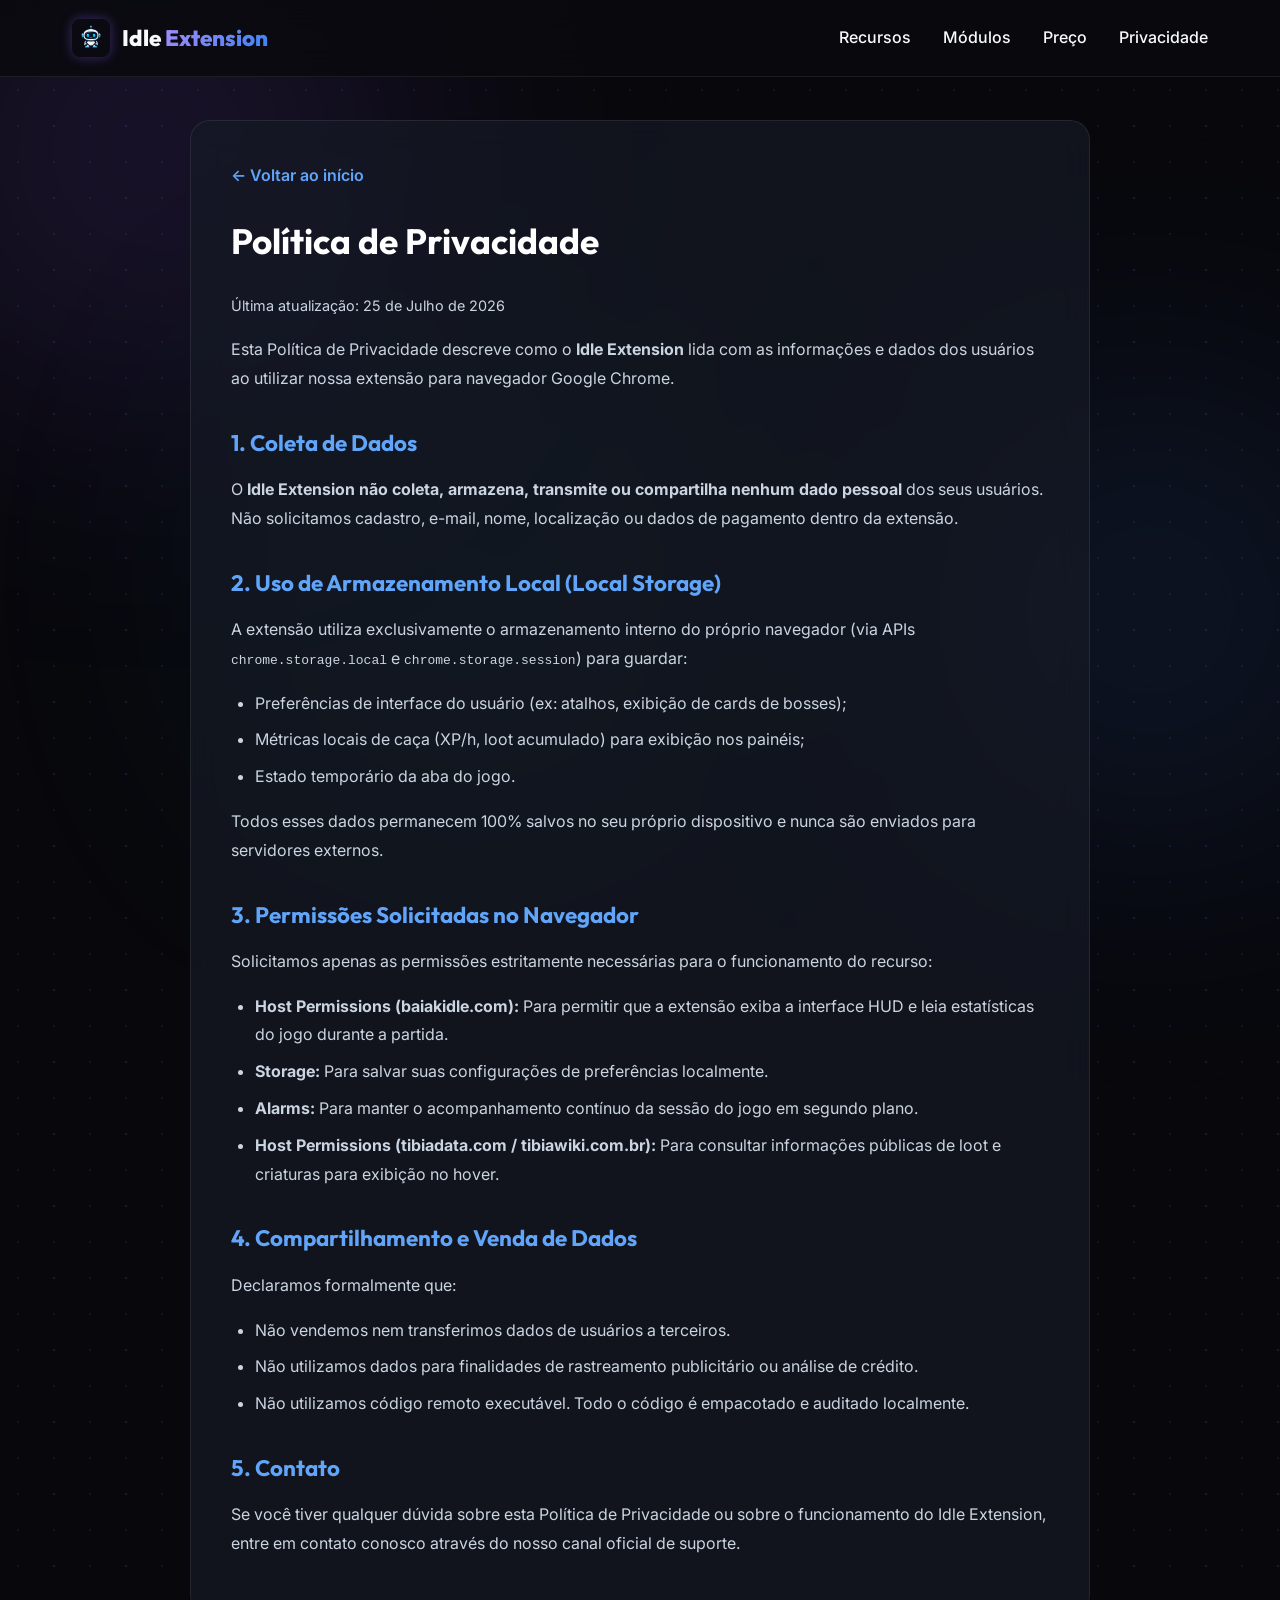
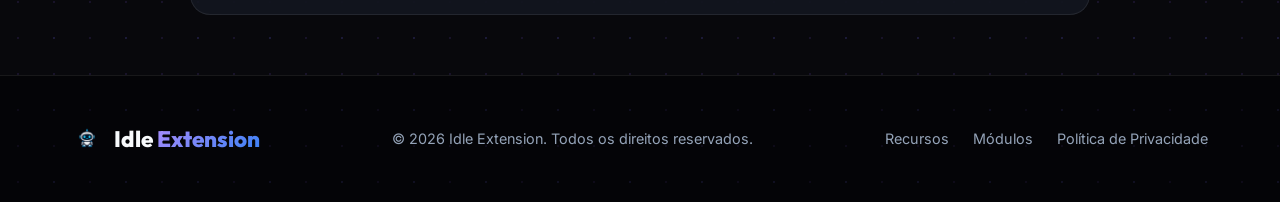
<file: privacy.html>
<!DOCTYPE html>
<html lang="pt-BR">
<head>
    <meta charset="UTF-8">
    <meta name="viewport" content="width=device-width, initial-scale=1.0">
    <title>Política de Privacidade - Idle Extension</title>
    <link rel="icon" type="image/png" href="assets/store_icon_128x128.png">
    <link rel="preconnect" href="https://fonts.googleapis.com">
    <link rel="preconnect" href="https://fonts.gstatic.com" crossorigin>
    <link href="https://fonts.googleapis.com/css2?family=Outfit:wght@400;600;700;800&family=Inter:wght@400;500;600;700&display=swap" rel="stylesheet">
    <link rel="stylesheet" href="css/styles.css">
    <style>
        .privacy-container {
            max-width: 900px;
            margin: 120px auto 60px;
            padding: 40px;
            background: rgba(22, 27, 38, 0.7);
            backdrop-filter: blur(16px);
            border: 1px solid rgba(255, 255, 255, 0.08);
            border-radius: 20px;
            color: #e2e8f0;
            line-height: 1.8;
        }
        .privacy-container h1 {
            font-family: 'Outfit', sans-serif;
            font-size: 2.2rem;
            margin-bottom: 20px;
            color: #ffffff;
        }
        .privacy-container h2 {
            font-family: 'Outfit', sans-serif;
            font-size: 1.4rem;
            margin-top: 30px;
            margin-bottom: 12px;
            color: #60a5fa;
        }
        .privacy-container p, .privacy-container ul {
            margin-bottom: 16px;
            color: #cbd5e1;
        }
        .privacy-container ul {
            padding-left: 24px;
        }
        .privacy-container li {
            margin-bottom: 8px;
        }
        .last-updated {
            font-size: 0.9rem;
            color: #94a3b8;
            margin-bottom: 30px;
        }
        .back-link {
            display: inline-block;
            margin-bottom: 20px;
            color: #60a5fa;
            text-decoration: none;
            font-weight: 600;
        }
        .back-link:hover {
            text-decoration: underline;
        }
    </style>
</head>
<body>
    <!-- Fundo decorativo -->
    <div class="bg-shape bg-shape-1"></div>
    <div class="bg-shape bg-shape-2"></div>
    <div class="bg-shape bg-shape-3"></div>

    <header class="navbar">
        <div class="container nav-content">
            <a href="index.html" class="logo">
                <img src="assets/store_icon_128x128.png" alt="Idle Extension Logo" class="logo-img">
                <span class="logo-text">Idle <span class="highlight">Extension</span></span>
            </a>
            <nav class="nav-links">
                <a href="index.html#features">Recursos</a>
                <a href="index.html#modulos">Módulos</a>
                <a href="index.html#pricing">Preço</a>
                <a href="privacy.html" class="active">Privacidade</a>
            </nav>
        </div>
    </header>

    <main class="container">
        <div class="privacy-container">
            <a href="index.html" class="back-link">← Voltar ao início</a>
            <h1>Política de Privacidade</h1>
            <p class="last-updated">Última atualização: 25 de Julho de 2026</p>

            <p>Esta Política de Privacidade descreve como o <strong>Idle Extension</strong> lida com as informações e dados dos usuários ao utilizar nossa extensão para navegador Google Chrome.</p>

            <h2>1. Coleta de Dados</h2>
            <p>O <strong>Idle Extension não coleta, armazena, transmite ou compartilha nenhum dado pessoal</strong> dos seus usuários. Não solicitamos cadastro, e-mail, nome, localização ou dados de pagamento dentro da extensão.</p>

            <h2>2. Uso de Armazenamento Local (Local Storage)</h2>
            <p>A extensão utiliza exclusivamente o armazenamento interno do próprio navegador (via APIs <code>chrome.storage.local</code> e <code>chrome.storage.session</code>) para guardar:</p>
            <ul>
                <li>Preferências de interface do usuário (ex: atalhos, exibição de cards de bosses);</li>
                <li>Métricas locais de caça (XP/h, loot acumulado) para exibição nos painéis;</li>
                <li>Estado temporário da aba do jogo.</li>
            </ul>
            <p>Todos esses dados permanecem 100% salvos no seu próprio dispositivo e nunca são enviados para servidores externos.</p>

            <h2>3. Permissões Solicitadas no Navegador</h2>
            <p>Solicitamos apenas as permissões estritamente necessárias para o funcionamento do recurso:</p>
            <ul>
                <li><strong>Host Permissions (baiakidle.com):</strong> Para permitir que a extensão exiba a interface HUD e leia estatísticas do jogo durante a partida.</li>
                <li><strong>Storage:</strong> Para salvar suas configurações de preferências localmente.</li>
                <li><strong>Alarms:</strong> Para manter o acompanhamento contínuo da sessão do jogo em segundo plano.</li>
                <li><strong>Host Permissions (tibiadata.com / tibiawiki.com.br):</strong> Para consultar informações públicas de loot e criaturas para exibição no hover.</li>
            </ul>

            <h2>4. Compartilhamento e Venda de Dados</h2>
            <p>Declaramos formalmente que:</p>
            <ul>
                <li>Não vendemos nem transferimos dados de usuários a terceiros.</li>
                <li>Não utilizamos dados para finalidades de rastreamento publicitário ou análise de crédito.</li>
                <li>Não utilizamos código remoto executável. Todo o código é empacotado e auditado localmente.</li>
            </ul>

            <h2>5. Contato</h2>
            <p>Se você tiver qualquer dúvida sobre esta Política de Privacidade ou sobre o funcionamento do Idle Extension, entre em contato conosco através do nosso canal oficial de suporte.</p>
        </div>
    </main>

    <footer>
        <div class="container footer-content">
            <div class="logo">
                <img src="assets/store_icon_128x128.png" alt="Idle Extension Logo" class="logo-img-sm">
                <span class="logo-text">Idle <span class="highlight">Extension</span></span>
            </div>
            <p>&copy; 2026 Idle Extension. Todos os direitos reservados.</p>
            <div class="footer-links">
                <a href="index.html#features">Recursos</a>
                <a href="index.html#modulos">Módulos</a>
                <a href="privacy.html">Política de Privacidade</a>
            </div>
        </div>
    </footer>
</body>
</html>
</file>
<file: css/styles.css>
:root {
    --bg-color: #0a0a0f;
    --surface-color: rgba(255, 255, 255, 0.03);
    --surface-border: rgba(255, 255, 255, 0.08);
    --primary-color: #8b5cf6; /* Neon Purple */
    --primary-hover: #7c3aed;
    --secondary-color: #3b82f6; /* Neon Blue */
    --accent-color: #06b6d4; /* Cyan accent */
    --text-main: #f8fafc;
    --text-muted: #94a3b8;
    --glass-blur: blur(12px);
    --glow-primary: 0 0 25px rgba(139, 92, 246, 0.45);
    --transition: all 0.3s cubic-bezier(0.4, 0, 0.2, 1);
}

* {
    margin: 0;
    padding: 0;
    box-sizing: border-box;
}

html {
    scroll-behavior: smooth;
}

body {
    font-family: 'Inter', sans-serif;
    background-color: #08080c;
    background-image: 
        radial-gradient(rgba(139, 92, 246, 0.12) 1px, transparent 1px),
        radial-gradient(rgba(59, 130, 246, 0.07) 1px, transparent 1px);
    background-size: 36px 36px, 72px 72px;
    background-position: 0 0, 18px 18px;
    color: var(--text-main);
    line-height: 1.6;
    overflow-x: hidden;
    position: relative;
}

/* Typography */
h1, h2, h3, .logo-text, .price {
    font-family: 'Outfit', sans-serif;
}

/* Organic Ambient Light Mesh (Substitui as manchas genéricas de IA) */
.bg-shape {
    position: fixed;
    pointer-events: none;
    z-index: -1;
    border-radius: 50%;
    opacity: 0.35;
    filter: blur(140px);
}

.bg-shape-1 {
    width: 600px;
    height: 600px;
    background: radial-gradient(circle, var(--primary-color) 0%, transparent 70%);
    top: -150px;
    left: -150px;
}

.bg-shape-2 {
    width: 500px;
    height: 500px;
    background: radial-gradient(circle, var(--secondary-color) 0%, transparent 70%);
    top: 40%;
    right: -120px;
}

.bg-shape-3 {
    width: 550px;
    height: 550px;
    background: radial-gradient(circle, var(--accent-color) 0%, transparent 70%);
    bottom: 5%;
    left: 15%;
    opacity: 0.2;
}

/* Layout */
.container {
    max-width: 1200px;
    margin: 0 auto;
    padding: 0 2rem;
}

/* Elementos de Divisão e Estilização Humana */
.section-divider {
    position: relative;
    display: flex;
    align-items: center;
    justify-content: center;
    margin: 3.5rem auto;
    max-width: 1000px;
    opacity: 0.95;
    height: 40px;
    overflow: visible;
}

.divider-line {
    flex-grow: 1;
    height: 1px;
    background: linear-gradient(90deg, transparent, rgba(139, 92, 246, 0.45), transparent);
}

.divider-badge {
    padding: 0 0.5rem;
    display: flex;
    align-items: center;
    justify-content: center;
    position: relative;
    z-index: 5;
}

/* Dragãozinho Boss Limpo no centro da linha (Patas alinhadas perfeitamente SOBRE a linha) */
.divider-dragon-badge {
    position: relative;
    display: flex;
    align-items: center;
    justify-content: center;
    padding: 0;
    background: transparent !important;
    border: none !important;
    box-shadow: none !important;
    z-index: 5;
    transform: translateY(-24px); /* Eleva o dragão para as patas assentarem EXATAMENTE sobre a linha do robô */
    width: 90px;
    height: 68px;
    flex-shrink: 0;
}

.divider-dragon-svg {
    width: 90px !important;
    height: 68px !important;
    max-width: 90px !important;
    max-height: 68px !important;
    flex-shrink: 0;
    filter: drop-shadow(0 0 16px rgba(239, 68, 68, 0.8));
    overflow: visible;
}

/* Animações das asas e cabeça do Dragão Boss */
.dragon-wing-front, .dragon-wing-back {
    animation: dragon-wing-flap 0.45s ease-in-out infinite alternate;
    transform-origin: 20px 22px;
}

@keyframes dragon-wing-flap {
    0% { transform: rotate(0deg); }
    100% { transform: rotate(-22deg); }
}

.dragon-head {
    animation: dragon-head-fire-prep 0.9s ease-in-out infinite alternate;
    transform-origin: 20px 20px;
}

@keyframes dragon-head-fire-prep {
    0% { transform: translateY(0) rotate(0deg); }
    100% { transform: translateY(-2px) rotate(4deg); }
}

/* Jato de Fogo Cuspindo (Fire Breath Blast) */
.dragon-fire-breath {
    animation: dragon-spit-fire 1.8s ease-in-out infinite;
    transform-origin: 30px 19px;
}

@keyframes dragon-spit-fire {
    0% {
        opacity: 0;
        transform: scale(0.2) translateX(-4px);
    }
    20% {
        opacity: 1;
        transform: scale(1) translateX(0);
    }
    45% {
        opacity: 1;
        transform: scale(1.3) translateX(3px);
        filter: drop-shadow(0 0 10px #f97316);
    }
    70% {
        opacity: 0.85;
        transform: scale(0.9) translateX(5px);
    }
    85%, 100% {
        opacity: 0;
        transform: scale(0.2) translateX(8px);
    }
}

.fire-spark-1 { animation: spark-float-1 0.9s linear infinite; }
.fire-spark-2 { animation: spark-float-2 0.9s linear infinite 0.3s; }
.fire-spark-3 { animation: spark-float-3 0.9s linear infinite 0.6s; }

@keyframes spark-float-1 {
    0% { transform: translate(0, 0) scale(1); opacity: 1; }
    100% { transform: translate(8px, -4px) scale(0); opacity: 0; }
}

@keyframes spark-float-2 {
    0% { transform: translate(0, 0) scale(1); opacity: 1; }
    100% { transform: translate(10px, 3px) scale(0); opacity: 0; }
}

@keyframes spark-float-3 {
    0% { transform: translate(0, 0) scale(1); opacity: 1; }
    100% { transform: translate(6px, -2px) scale(0); opacity: 0; }
}

/* Robô Caminhando e Skippando o Boss Dragão */
.divider-walking-robot {
    position: absolute;
    bottom: 18px;
    width: 36px;
    height: 42px;
    pointer-events: none;
    z-index: 10;
    filter: drop-shadow(0 3px 6px rgba(0, 0, 0, 0.7));
    animation: robot-walk-and-jump 7.5s linear infinite;
}

.divider-robot-svg {
    width: 100%;
    height: 100%;
    overflow: visible;
}

/* Fogo do Jetpack ativado durante o Pulo Longo */
.robot-jetpack-flame {
    animation: jetpack-flame-boost 7.5s linear infinite;
    transform-origin: 24px 30px;
}

@keyframes jetpack-flame-boost {
    0%, 36% {
        opacity: 0;
        transform: scale(0.3);
    }
    40% {
        opacity: 1;
        transform: scale(1.4);
    }
    48% {
        opacity: 1;
        transform: scale(1.8);
    }
    55% {
        opacity: 0.85;
        transform: scale(1.2);
    }
    60%, 100% {
        opacity: 0;
        transform: scale(0.3);
    }
}

/* Ciclo de caminhada (pernas e braços) */
.divider-walking-robot .divider-robot-leg-front,
.divider-walking-robot .divider-robot-arm-back {
    animation: walk-limb-swing-a 0.35s ease-in-out infinite alternate;
    transform-origin: 18px 25px;
}

.divider-walking-robot .divider-robot-leg-back,
.divider-walking-robot .divider-robot-arm-front {
    animation: walk-limb-swing-b 0.35s ease-in-out infinite alternate;
    transform-origin: 20px 25px;
}

.divider-walking-robot .divider-robot-body {
    animation: walk-body-bounce 0.35s ease-in-out infinite alternate;
    transform-origin: 20px 20px;
}

@keyframes walk-limb-swing-a {
    0% { transform: rotate(-22deg); }
    100% { transform: rotate(22deg); }
}

@keyframes walk-limb-swing-b {
    0% { transform: rotate(22deg); }
    100% { transform: rotate(-22deg); }
}

@keyframes walk-body-bounce {
    0% { transform: translateY(0); }
    100% { transform: translateY(-1.5px); }
}

/* Animação Principal: Robô Caminha e Dá Salto Épico Longo de Jetpack sem Colidir com o Dragão */
@keyframes robot-walk-and-jump {
    0% {
        left: 95%;
        transform: translateY(0) rotate(0deg);
    }
    35% {
        left: 62%;
        transform: translateY(0) rotate(0deg);
    }
    /* Decolagem Antecipada do Jetpack (Passa bem longe do fogo e da ponta da asa) */
    40% {
        left: 57%;
        transform: translateY(-30px) rotate(-22deg);
    }
    48% {
        left: 49%;
        transform: translateY(-68px) rotate(0deg);
    }
    55% {
        left: 41%;
        transform: translateY(-30px) rotate(22deg);
    }
    60% {
        left: 36%;
        transform: translateY(0) rotate(0deg);
    }
    100% {
        left: 2%;
        transform: translateY(0) rotate(0deg);
    }
}

/* Deslocamento de tempo entre os divisores */
.section-divider:nth-of-type(1) .divider-walking-robot,
.section-divider:nth-of-type(1) .robot-jetpack-flame {
    animation-delay: 0s;
}

.section-divider:nth-of-type(2) .divider-walking-robot,
.section-divider:nth-of-type(2) .robot-jetpack-flame {
    animation-delay: -2.5s;
}

.section-divider:nth-of-type(3) .divider-walking-robot,
.section-divider:nth-of-type(3) .robot-jetpack-flame {
    animation-delay: -5s;
}

/* Human Crafted Glassmorphism */
.glass-panel {
    position: relative;
    background: linear-gradient(160deg, rgba(20, 24, 38, 0.75) 0%, rgba(11, 13, 22, 0.85) 100%);
    backdrop-filter: blur(16px);
    -webkit-backdrop-filter: blur(16px);
    border: 1px solid rgba(255, 255, 255, 0.08);
    border-radius: 20px;
    box-shadow: 0 15px 35px rgba(0, 0, 0, 0.5), inset 0 1px 0 rgba(255, 255, 255, 0.1);
    overflow: hidden;
}

.glass-panel::before {
    content: '';
    position: absolute;
    top: 0;
    left: 15%;
    right: 15%;
    height: 1px;
    background: linear-gradient(90deg, transparent, rgba(139, 92, 246, 0.6), transparent);
    pointer-events: none;
}

/* Navbar */
.navbar {
    position: fixed;
    top: 0;
    left: 0;
    right: 0;
    z-index: 1000;
    padding: 1.2rem 0;
    background: rgba(10, 10, 15, 0.85);
    backdrop-filter: blur(16px);
    -webkit-backdrop-filter: blur(16px);
    border-bottom: 1px solid var(--surface-border);
}

.nav-content {
    display: flex;
    justify-content: space-between;
    align-items: center;
}

.logo {
    display: flex !important;
    flex-direction: row !important;
    align-items: center !important;
    gap: 12px !important;
    text-decoration: none !important;
    vertical-align: middle !important;
    line-height: 1 !important;
}

.logo:hover, .logo:focus, .logo:active {
    text-decoration: none !important;
}

.logo-img {
    width: 38px !important;
    height: 38px !important;
    min-width: 38px !important;
    min-height: 38px !important;
    max-width: 38px !important;
    max-height: 38px !important;
    object-fit: contain !important;
    display: block !important;
    flex-shrink: 0 !important;
    border-radius: 8px;
    box-shadow: 0 0 12px rgba(139, 92, 246, 0.4);
    transition: transform 0.3s ease;
    margin: 0 !important;
}

.logo:hover .logo-img {
    transform: scale(1.08) rotate(3deg);
}

.logo-img-sm {
    width: 30px !important;
    height: 30px !important;
    object-fit: contain !important;
    border-radius: 6px;
}

.logo-text {
    font-size: 1.4rem !important;
    font-weight: 800 !important;
    color: var(--text-main) !important;
    white-space: nowrap !important;
    display: inline-block !important;
    line-height: 1 !important;
    margin: 0 !important;
    padding: 0 !important;
    text-decoration: none !important;
}

.highlight {
    color: var(--primary-color);
    background: linear-gradient(135deg, #a78bfa, #3b82f6);
    -webkit-background-clip: text;
    -webkit-text-fill-color: transparent;
}

.nav-links {
    display: flex;
    align-items: center;
    gap: 2rem;
}

.nav-links a:not(.btn) {
    color: var(--text-main);
    text-decoration: none;
    font-weight: 500;
    transition: var(--transition);
}

.nav-links a:not(.btn):hover {
    color: var(--primary-color);
}

/* Mobile Hamburger Button */
.mobile-menu-toggle {
    display: none;
    flex-direction: column;
    justify-content: space-between;
    width: 28px;
    height: 20px;
    background: transparent;
    border: none;
    cursor: pointer;
    z-index: 1001;
    padding: 0;
}

.mobile-menu-toggle span {
    width: 100%;
    height: 2.5px;
    background-color: var(--text-main);
    border-radius: 4px;
    transition: all 0.35s cubic-bezier(0.4, 0, 0.2, 1);
}

.mobile-menu-toggle.active span:nth-child(1) {
    transform: translateY(8.75px) rotate(45deg);
    background-color: var(--primary-color);
}

.mobile-menu-toggle.active span:nth-child(2) {
    opacity: 0;
    transform: translateX(-10px);
}

.mobile-menu-toggle.active span:nth-child(3) {
    transform: translateY(-8.75px) rotate(-45deg);
    background-color: var(--primary-color);
}

/* Buttons */
.btn {
    display: inline-flex;
    align-items: center;
    justify-content: center;
    text-decoration: none;
    border-radius: 10px;
    font-weight: 600;
    transition: var(--transition);
    cursor: pointer;
    border: none;
}

.btn-sm {
    padding: 0.6rem 1.2rem;
    font-size: 0.875rem;
}

.btn-lg {
    padding: 1rem 2rem;
    font-size: 1.125rem;
}

.btn-chrome-icon {
    display: inline-block;
    vertical-align: middle;
    margin-right: 8px;
    filter: drop-shadow(0 1px 3px rgba(0,0,0,0.3));
    flex-shrink: 0;
}

.btn-primary {
    background: linear-gradient(135deg, var(--primary-color), var(--primary-hover));
    color: white;
    box-shadow: 0 4px 15px rgba(139, 92, 246, 0.3);
}

.btn-primary:hover {
    background: linear-gradient(135deg, var(--primary-hover), #6d28d9);
    box-shadow: var(--glow-primary);
    transform: translateY(-2px);
}

.btn-secondary {
    background: rgba(255, 255, 255, 0.05);
    color: var(--text-main);
    border: 1px solid var(--surface-border);
}

.btn-secondary:hover {
    background: rgba(255, 255, 255, 0.1);
    border-color: var(--text-muted);
    transform: translateY(-2px);
}

.pulse-btn {
    animation: pulse 2.5s infinite;
}

.glow-effect {
    box-shadow: var(--glow-primary);
}

.full-width {
    width: 100%;
}

@keyframes pulse {
    0% { box-shadow: 0 0 0 0 rgba(139, 92, 246, 0.5); }
    70% { box-shadow: 0 0 0 15px rgba(139, 92, 246, 0); }
    100% { box-shadow: 0 0 0 0 rgba(139, 92, 246, 0); }
}

/* Hero Section */
.hero {
    min-height: 82vh;
    display: flex;
    align-items: center;
    padding-top: 120px;
    padding-bottom: 2rem;
}

.hero-content {
    display: grid;
    grid-template-columns: 1.1fr 0.9fr;
    gap: 4rem;
    align-items: center;
}

.badge {
    display: inline-flex;
    align-items: center;
    gap: 0.6rem;
    padding: 0.4rem 1rem;
    background: rgba(139, 92, 246, 0.12);
    color: #a78bfa;
    border: 1px solid rgba(139, 92, 246, 0.3);
    border-radius: 99px;
    font-size: 0.85rem;
    font-weight: 600;
    margin-bottom: 1.5rem;
    width: fit-content;
}

.badge-icon {
    width: 20px;
    height: 20px;
    object-fit: contain;
    border-radius: 4px;
}

.hero h1 {
    font-size: 3.4rem;
    line-height: 1.15;
    margin-bottom: 1.5rem;
    background: linear-gradient(to right, #ffffff, #cbd5e1);
    -webkit-background-clip: text;
    -webkit-text-fill-color: transparent;
}

.hero p {
    font-size: 1.15rem;
    color: var(--text-muted);
    margin-bottom: 2.5rem;
}

.hero-actions {
    display: flex;
    gap: 1rem;
    margin-bottom: 2rem;
}

.trust-indicators {
    display: flex;
    gap: 1.5rem;
    font-size: 0.875rem;
    color: var(--text-muted);
}

/* Hero Animated Logo Card */
.hero-logo-wrapper {
    display: flex;
    justify-content: center;
    align-items: center;
}

.hero-logo-card {
    position: relative;
    padding: 3.5rem 3rem;
    display: flex;
    flex-direction: column;
    align-items: center;
    justify-content: center;
    text-align: center;
    width: 100%;
    max-width: 400px;
    border-radius: 24px;
    background: rgba(255, 255, 255, 0.02);
    border: 1px solid rgba(139, 92, 246, 0.25);
    box-shadow: 0 20px 50px rgba(0, 0, 0, 0.5), 0 0 40px rgba(139, 92, 246, 0.15);
    overflow: hidden;
}

.hero-animated-logo {
    width: 180px;
    height: 180px;
    object-fit: contain;
    position: relative;
    z-index: 1;
    filter: drop-shadow(0 0 25px rgba(139, 92, 246, 0.8));
    animation: floatLogo 4s ease-in-out infinite alternate, pulseGlow 3s ease-in-out infinite alternate;
}

@keyframes floatLogo {
    0% { transform: translateY(0px) rotate(0deg); }
    50% { transform: translateY(-12px) rotate(2deg); }
    100% { transform: translateY(0px) rotate(0deg); }
}

@keyframes pulseGlow {
    0% { filter: drop-shadow(0 0 20px rgba(139, 92, 246, 0.6)); }
    100% { filter: drop-shadow(0 0 40px rgba(59, 130, 246, 0.9)); }
}

.logo-glow-ring {
    position: absolute;
    width: 250px;
    height: 250px;
    border-radius: 50%;
    background: radial-gradient(circle, rgba(139, 92, 246, 0.25) 0%, rgba(59, 130, 246, 0) 70%);
    pointer-events: none;
    z-index: 0;
}

.logo-card-title {
    font-family: 'Outfit', sans-serif;
    font-size: 1.8rem;
    font-weight: 800;
    margin-top: 1.5rem;
    color: #ffffff;
    position: relative;
    z-index: 1;
}

.logo-card-subtitle {
    font-size: 0.9rem;
    color: var(--primary-color);
    font-weight: 700;
    letter-spacing: 1.5px;
    text-transform: uppercase;
    position: relative;
    z-index: 1;
}

/* Features Section */
.features {
    padding: 6rem 0;
}

.section-title {
    text-align: center;
    margin-bottom: 4rem;
}

.section-title h2 {
    font-size: 2.5rem;
    margin-bottom: 1rem;
    background: linear-gradient(to right, #fff, #94a3b8);
    -webkit-background-clip: text;
    -webkit-text-fill-color: transparent;
}

.section-title p {
    color: var(--text-muted);
    font-size: 1.125rem;
}

.feature-grid {
    display: grid;
    grid-template-columns: repeat(3, 1fr);
    gap: 2rem;
}

.feature-card {
    padding: 2.5rem;
    transition: var(--transition);
}

.feature-card:hover {
    transform: translateY(-8px);
    border-color: rgba(139, 92, 246, 0.35);
    box-shadow: 0 10px 30px rgba(0,0,0,0.5);
}

.feature-icon {
    font-size: 2.5rem;
    margin-bottom: 1.5rem;
}

.feature-card h3 {
    font-size: 1.25rem;
    margin-bottom: 1rem;
}

.feature-card p {
    color: var(--text-muted);
    font-size: 0.95rem;
}

/* Modules Section */
.modulos {
    padding: 6rem 0;
}

.modulos-filter {
    display: flex;
    justify-content: center;
    gap: 0.75rem;
    flex-wrap: wrap;
    margin-bottom: 3rem;
}

.filter-btn {
    padding: 0.65rem 1.4rem;
    border-radius: 99px;
    background: rgba(255, 255, 255, 0.04);
    border: 1px solid var(--surface-border);
    color: var(--text-muted);
    font-size: 0.875rem;
    font-weight: 600;
    cursor: pointer;
    transition: all 0.3s ease;
}

.filter-btn:hover, .filter-btn.active {
    background: linear-gradient(135deg, var(--primary-color), var(--primary-hover));
    color: #ffffff;
    border-color: transparent;
    box-shadow: 0 4px 15px rgba(139, 92, 246, 0.35);
}

.modulos-grid {
    display: grid;
    grid-template-columns: repeat(auto-fit, minmax(340px, 1fr));
    gap: 2rem;
}

.module-card {
    display: flex;
    flex-direction: column;
    border-radius: 18px;
    overflow: hidden;
    background: rgba(16, 16, 24, 0.85);
    border: 1px solid var(--surface-border);
    transition: all 0.35s cubic-bezier(0.4, 0, 0.2, 1);
    box-shadow: 0 10px 30px rgba(0, 0, 0, 0.4);
}

.module-card:hover {
    transform: translateY(-8px);
    border-color: rgba(139, 92, 246, 0.45);
    box-shadow: 0 18px 40px rgba(0, 0, 0, 0.6), 0 0 25px rgba(139, 92, 246, 0.2);
}

.module-card.hidden {
    display: none !important;
}

/* Window Mockup Top Bar */
.window-mockup-bar {
    display: flex;
    align-items: center;
    justify-content: space-between;
    padding: 0.6rem 1rem;
    background: rgba(10, 10, 15, 0.95);
    border-bottom: 1px solid rgba(255, 255, 255, 0.06);
}

.window-dots {
    display: flex;
    align-items: center;
    gap: 6px;
}

.dot {
    width: 10px;
    height: 10px;
    border-radius: 50%;
}

.dot-red { background: #ff5f56; }
.dot-yellow { background: #ffbd2e; }
.dot-green { background: #27c93f; }

.window-title-text {
    font-size: 0.75rem;
    color: var(--text-muted);
    font-weight: 500;
    letter-spacing: 0.5px;
    font-family: monospace;
}

/* Screenshot Container */
.module-img-container {
    position: relative;
    width: 100%;
    min-height: 230px;
    padding: 1.25rem;
    display: flex;
    align-items: center;
    justify-content: center;
    background: radial-gradient(circle at center, rgba(139, 92, 246, 0.12) 0%, rgba(10, 10, 15, 0.95) 85%);
    border-bottom: 1px solid var(--surface-border);
}

.module-img {
    width: 100%;
    max-height: 280px;
    object-fit: contain;
    border-radius: 8px;
    filter: brightness(1.08) contrast(1.08);
    box-shadow: 0 8px 25px rgba(0, 0, 0, 0.6), 0 0 1px rgba(255, 255, 255, 0.2);
    transition: transform 0.3s ease;
}

.module-card:hover .module-img {
    transform: scale(1.03);
}

/* Content Area */
.module-content {
    padding: 1.5rem;
    display: flex;
    flex-direction: column;
    gap: 0.6rem;
    flex-grow: 1;
    background: rgba(14, 14, 20, 0.6);
}

.module-tag {
    display: inline-flex;
    align-items: center;
    gap: 6px;
    width: fit-content;
    padding: 0.25rem 0.7rem;
    background: rgba(139, 92, 246, 0.15);
    color: #a78bfa;
    border: 1px solid rgba(139, 92, 246, 0.3);
    border-radius: 6px;
    font-size: 0.75rem;
    font-weight: 700;
    text-transform: uppercase;
    letter-spacing: 0.5px;
}

.module-content h3 {
    font-size: 1.25rem;
    color: #ffffff;
    font-weight: 700;
}

.module-content p {
    font-size: 0.92rem;
    color: var(--text-muted);
    line-height: 1.55;
}

/* Pricing Section */
.pricing {
    padding: 6rem 0;
    display: flex;
    justify-content: center;
}

.pricing-card {
    width: 100%;
    max-width: 480px;
    padding: 3rem 2.5rem;
    position: relative;
    overflow: hidden;
}

.badge-pricing {
    position: absolute;
    top: 1rem;
    right: 1rem;
    background: linear-gradient(135deg, var(--primary-color), var(--secondary-color));
    color: white;
    padding: 0.25rem 0.75rem;
    border-radius: 99px;
    font-size: 0.75rem;
    font-weight: 700;
    text-transform: uppercase;
}

.pricing-card::before {
    content: '';
    position: absolute;
    top: 0;
    left: 0;
    width: 100%;
    height: 4px;
    background: linear-gradient(to right, var(--primary-color), var(--secondary-color));
}

.pricing-header {
    text-align: center;
    margin-bottom: 2rem;
    padding-bottom: 2rem;
    border-bottom: 1px solid var(--surface-border);
}

.pricing-header h2 {
    font-size: 1.6rem;
    margin-bottom: 1rem;
}

.price {
    display: flex;
    justify-content: center;
    align-items: flex-start;
    margin-bottom: 0.5rem;
}

.currency {
    font-size: 1.5rem;
    font-weight: 600;
    margin-top: 0.5rem;
}

.amount {
    font-size: 4.5rem;
    font-weight: 800;
    line-height: 1;
    background: linear-gradient(to bottom, #fff, #cbd5e1);
    -webkit-background-clip: text;
    -webkit-text-fill-color: transparent;
}

.cents {
    font-size: 1.5rem;
    font-weight: 600;
    margin-top: 0.5rem;
}

.feature-list {
    list-style: none;
    margin-bottom: 2.5rem;
}

.feature-list li {
    display: flex;
    align-items: center;
    gap: 0.75rem;
    margin-bottom: 1rem;
    color: var(--text-main);
    font-size: 0.95rem;
}

.check {
    color: #34d399;
    font-weight: bold;
}

.pricing-footer {
    text-align: center;
}

.secure-text {
    display: block;
    margin-top: 1rem;
    color: var(--text-muted);
    font-size: 0.8rem;
}

/* FAQ Section */
.faq {
    padding: 6rem 0;
}

.accordion {
    max-width: 800px;
    margin: 0 auto;
}

.accordion-item {
    border-bottom: 1px solid var(--surface-border);
}

.accordion-item:last-child {
    border-bottom: none;
}

.accordion-header {
    width: 100%;
    display: flex;
    justify-content: space-between;
    align-items: center;
    padding: 1.5rem;
    background: transparent;
    border: none;
    color: var(--text-main);
    font-size: 1.1rem;
    font-weight: 600;
    cursor: pointer;
    text-align: left;
    transition: color 0.3s ease;
}

.accordion-header:hover {
    color: var(--primary-color);
}

.accordion-content {
    padding: 0 1.5rem;
    max-height: 0;
    overflow: hidden;
    transition: max-height 0.3s ease-out;
}

.accordion-content p {
    padding-bottom: 1.5rem;
    color: var(--text-muted);
    line-height: 1.6;
}

/* Footer */
footer {
    border-top: 1px solid var(--surface-border);
    padding: 3rem 0;
    background: rgba(0, 0, 0, 0.4);
}

.footer-content {
    display: flex;
    justify-content: space-between;
    align-items: center;
}

.footer-content p {
    color: var(--text-muted);
    font-size: 0.9rem;
}

.footer-links {
    display: flex;
    gap: 1.5rem;
}

.footer-links a {
    color: var(--text-muted);
    text-decoration: none;
    transition: var(--transition);
    font-size: 0.9rem;
}

.footer-links a:hover {
    color: var(--text-main);
}

/* Animations */
.fade-in-up {
    opacity: 0;
    transform: translateY(30px);
    transition: opacity 0.8s ease, transform 0.8s ease;
}

.fade-in-up.visible {
    opacity: 1;
    transform: translateY(0);
}

.delay-1 { transition-delay: 0.15s; }
.delay-2 { transition-delay: 0.3s; }

/* Responsive Design */
@media (max-width: 992px) {
    .container {
        padding: 0 1.5rem;
    }

    .hero-content {
        grid-template-columns: 1fr;
        text-align: center;
    }
    
    .badge {
        margin: 0 auto 1.5rem auto;
    }
    
    .hero-actions {
        justify-content: center;
    }
    
    .trust-indicators {
        justify-content: center;
    }
    
    .feature-grid,
    .modulos-grid {
        grid-template-columns: repeat(2, 1fr);
        gap: 1.5rem;
    }

    .section-title h2 {
        font-size: 2rem;
    }
}

@media (max-width: 768px) {
    html, body {
        overflow-x: hidden;
        width: 100%;
        position: relative;
    }

    .container {
        padding: 0 1rem;
        width: 100%;
        max-width: 100%;
    }

    .features, .modulos, .pricing, .faq {
        padding: 3rem 0 !important;
    }

    .section-title {
        margin-bottom: 2rem;
        padding: 0 0.5rem;
    }

    .section-title h2 {
        font-size: 1.6rem;
        line-height: 1.3;
        word-break: break-word;
    }

    .section-title p {
        font-size: 0.95rem;
    }

    .navbar {
        padding: 0.6rem 0;
    }

    .nav-content {
        justify-content: space-between;
    }

    .mobile-menu-toggle {
        display: flex !important;
    }

    .nav-links {
        position: fixed;
        top: 0;
        right: -100%;
        width: 82%;
        max-width: 320px;
        height: 100vh;
        background: rgba(10, 11, 20, 0.97);
        backdrop-filter: blur(24px);
        -webkit-backdrop-filter: blur(24px);
        border-left: 1px solid rgba(139, 92, 246, 0.3);
        display: flex !important;
        flex-direction: column;
        justify-content: center;
        align-items: center;
        gap: 1.8rem;
        padding: 2.5rem 1.5rem;
        z-index: 1000;
        box-shadow: -15px 0 50px rgba(0, 0, 0, 0.85);
        transition: right 0.4s cubic-bezier(0.4, 0, 0.2, 1);
    }

    .nav-links.mobile-active {
        right: 0;
    }

    .nav-links a:not(.btn) {
        font-size: 1.15rem;
        font-weight: 600;
        color: var(--text-main);
    }

    .nav-links .nav-webstore-btn {
        width: 100%;
        text-align: center;
        margin-top: 1rem;
    }

    .logo-img {
        width: 32px;
        height: 32px;
    }

    .logo-text {
        font-size: 1.1rem;
    }

    .hero {
        padding-top: 90px !important;
        padding-bottom: 2.5rem !important;
        min-height: auto !important;
    }

    .hero h1 {
        font-size: 1.8rem;
        line-height: 1.25;
        word-break: break-word;
    }

    .hero p {
        font-size: 0.92rem;
        line-height: 1.5;
        margin-bottom: 1.25rem;
    }

    .hero-actions {
        flex-direction: column;
        width: 100%;
        gap: 0.75rem;
        align-items: center;
    }

    .hero-actions .btn {
        width: 100%;
        text-align: center;
        justify-content: center;
        font-size: 0.9rem;
        padding: 0.8rem 0.85rem;
    }

    .trust-indicators {
        flex-direction: column;
        align-items: center;
        gap: 0.5rem;
        font-size: 0.8rem;
    }

    .hero-logo-card {
        padding: 1.8rem 1.25rem;
        max-width: 290px;
        margin: 1.25rem auto 0 auto;
    }

    .hero-animated-logo {
        width: 110px;
        height: 110px;
    }

    .logo-card-title {
        font-size: 1.2rem;
    }

    /* Modules Filter bar touch scroll on mobile */
    .modulos-filters {
        display: flex;
        flex-wrap: wrap;
        justify-content: center;
        gap: 0.4rem;
        margin-bottom: 1.75rem;
        width: 100%;
    }

    .filter-btn {
        font-size: 0.8rem;
        padding: 0.4rem 0.85rem;
        border-radius: 20px;
    }

    .modulos-grid {
        grid-template-columns: 1fr;
        gap: 1.25rem;
        width: 100%;
    }

    .module-card {
        width: 100%;
    }

    .module-img-container {
        min-height: 170px;
        padding: 0.75rem;
    }

    .module-img {
        max-height: 200px;
    }

    .module-content {
        padding: 1.15rem;
    }

    .feature-grid {
        grid-template-columns: 1fr;
        gap: 1.25rem;
    }

    .feature-card {
        padding: 1.5rem;
    }

    /* Pricing Card on Mobile */
    .pricing-card {
        padding: 1.75rem 1rem;
        max-width: 100%;
    }

    .pricing-header h2 {
        font-size: 1.35rem;
    }

    .price .amount {
        font-size: 2.8rem;
    }

    .price .currency, .price .cents {
        font-size: 1.1rem;
    }

    .scarcity-alert {
        font-size: 0.82rem;
        padding: 0.75rem;
    }

    .feature-list li {
        font-size: 0.88rem;
    }

    .pricing-actions .btn {
        font-size: 0.88rem;
        padding: 0.85rem 0.75rem;
        word-break: break-word;
        width: 100%;
    }

    .accordion-header {
        font-size: 0.9rem;
        padding: 0.9rem 1rem;
    }

    .accordion-content p {
        font-size: 0.85rem;
    }

    .footer-content {
        flex-direction: column;
        gap: 1.25rem;
        text-align: center;
    }
}

@media (max-width: 480px) {
    .hero h1 {
        font-size: 1.55rem;
    }

    .section-title h2 {
        font-size: 1.4rem;
    }

    .btn-chrome-icon {
        width: 18px;
        height: 18px;
        margin-right: 6px;
    }

    .hero-actions .btn {
        font-size: 0.85rem;
        padding: 0.75rem 0.6rem;
    }

    .pricing-card {
        padding: 1.5rem 0.85rem;
    }
}

/* Scroll Ladder & Climbing Robot Widget */
.scroll-ladder-widget {
    position: fixed;
    right: 2px;
    top: 50%;
    transform: translateY(-50%);
    width: 42px;
    height: 88vh;
    z-index: 999;
    pointer-events: none;
    background: transparent !important;
    user-select: none;
}

.scroll-ladder-svg {
    width: 100%;
    height: 100%;
    display: block;
    filter: drop-shadow(0 4px 10px rgba(0, 0, 0, 0.45));
}

.scroll-climbing-robot {
    position: absolute;
    top: 0;
    left: 50%;
    transform: translate(-50%, 0);
    width: 44px;
    height: 48px;
    will-change: transform;
    pointer-events: none;
    transition: transform 0.06s ease-out;
}

.scroll-robot-svg {
    width: 100%;
    height: 100%;
    overflow: visible;
    filter: drop-shadow(0 3px 6px rgba(0, 0, 0, 0.5));
}

/* Limb Climbing Animations (Active only during scroll) */
.scroll-climbing-robot.is-climbing .scroll-robot-arm-left,
.scroll-climbing-robot.is-climbing .scroll-robot-leg-right {
    animation: climb-limb-a 260ms ease-in-out infinite alternate;
    transform-origin: center;
}

.scroll-climbing-robot.is-climbing .scroll-robot-arm-right,
.scroll-climbing-robot.is-climbing .scroll-robot-leg-left {
    animation: climb-limb-b 260ms ease-in-out infinite alternate;
    transform-origin: center;
}

.scroll-climbing-robot.is-climbing .scroll-robot-body {
    animation: climb-body-sway 260ms ease-in-out infinite alternate;
    transform-origin: center;
}

@keyframes climb-limb-a {
    0% { transform: translateY(-3px) rotate(-5deg); }
    100% { transform: translateY(3px) rotate(5deg); }
}

@keyframes climb-limb-b {
    0% { transform: translateY(3px) rotate(5deg); }
    100% { transform: translateY(-3px) rotate(-5deg); }
}

@keyframes climb-body-sway {
    0% { transform: translateX(-1px) rotate(-1.5deg); }
    100% { transform: translateX(1px) rotate(1.5deg); }
}

/* Accessibility: Reduced Motion */
@media (prefers-reduced-motion: reduce) {
    .scroll-climbing-robot.is-climbing .scroll-robot-arm-left,
    .scroll-climbing-robot.is-climbing .scroll-robot-leg-right,
    .scroll-climbing-robot.is-climbing .scroll-robot-arm-right,
    .scroll-climbing-robot.is-climbing .scroll-robot-leg-left,
    .scroll-climbing-robot.is-climbing .scroll-robot-body {
        animation: none !important;
    }
}

/* Responsiveness for Scroll Ladder Widget */
@media (max-width: 600px) {
    .scroll-ladder-widget {
        width: 28px;
        height: 52vh;
        right: 0px;
        opacity: 0.75;
    }

    .scroll-climbing-robot {
        width: 30px;
        height: 34px;
    }

    .divider-dragon-svg {
        width: 70px;
        height: 52px;
    }
}

/* ==========================================================================
   Modal Simples de Ampliação de Imagens dos Módulos
   ========================================================================== */
.module-img-container {
    cursor: pointer;
}

.module-img-container::after {
    content: "🔍 Clique para ampliar";
    position: absolute;
    bottom: 12px;
    right: 14px;
    background: rgba(15, 23, 42, 0.85);
    backdrop-filter: blur(8px);
    -webkit-backdrop-filter: blur(8px);
    color: #e2e8f0;
    font-size: 0.76rem;
    font-weight: 600;
    padding: 0.3rem 0.7rem;
    border-radius: 99px;
    border: 1px solid rgba(139, 92, 246, 0.4);
    box-shadow: 0 4px 12px rgba(0, 0, 0, 0.4);
    opacity: 0;
    transform: translateY(4px);
    transition: all 0.25s ease;
    pointer-events: none;
    z-index: 5;
}

.module-card:hover .module-img-container::after {
    opacity: 1;
    transform: translateY(0);
}

.lightbox-modal {
    position: fixed;
    top: 0;
    left: 0;
    width: 100vw;
    height: 100vh;
    z-index: 99999;
    display: flex;
    align-items: center;
    justify-content: center;
    opacity: 0;
    pointer-events: none;
    transition: opacity 0.25s ease;
}

.lightbox-modal.active {
    opacity: 1;
    pointer-events: auto;
}

.lightbox-backdrop {
    position: absolute;
    top: 0;
    left: 0;
    width: 100%;
    height: 100%;
    background: rgba(5, 8, 20, 0.88);
    backdrop-filter: blur(12px);
    -webkit-backdrop-filter: blur(12px);
}

.lightbox-content {
    position: relative;
    z-index: 2;
    max-width: 85vw;
    max-height: 85vh;
    display: flex;
    align-items: center;
    justify-content: center;
    transform: scale(0.95);
    transition: transform 0.25s cubic-bezier(0.4, 0, 0.2, 1);
}

.lightbox-modal.active .lightbox-content {
    transform: scale(1);
}

.lightbox-content img {
    max-width: 85vw;
    max-height: 85vh;
    object-fit: contain;
    border-radius: 12px;
    border: 1px solid rgba(139, 92, 246, 0.4);
    box-shadow: 0 20px 50px rgba(0, 0, 0, 0.9), 0 0 30px rgba(139, 92, 246, 0.25);
    cursor: pointer;
}

.lightbox-close {
    position: absolute;
    top: -40px;
    right: -10px;
    color: #ffffff;
    font-size: 2rem;
    font-weight: 300;
    cursor: pointer;
    line-height: 1;
    transition: transform 0.2s ease, color 0.2s ease;
}

.lightbox-close:hover {
    color: #ef4444;
    transform: scale(1.2);
}

@media (max-width: 600px) {
    .lightbox-content img {
        max-width: 94vw;
        max-height: 80vh;
    }
    
    .lightbox-close {
        top: -35px;
        right: 0;
    }
}

/* Pre-Footer Section */
.pre-footer {
    background-color: var(--card-bg);
    padding: 3rem 0;
    border-top: 1px solid var(--border-color);
}

.pre-footer-container {
    display: grid;
    grid-template-columns: repeat(4, 1fr);
    gap: 2rem;
}

@media (max-width: 992px) {
    .pre-footer-container {
        grid-template-columns: repeat(2, 1fr);
    }
}

@media (max-width: 576px) {
    .pre-footer-container {
        grid-template-columns: 1fr;
    }
}

.pre-footer-col {
    display: flex;
    flex-direction: column;
    gap: 1.5rem;
}

.pre-footer-title {
    font-size: 1rem;
    font-weight: 700;
    color: var(--text-main);
    text-transform: uppercase;
    letter-spacing: 1px;
    margin: 0;
    margin-bottom: 0.5rem;
}

.pre-footer-list {
    list-style: none;
    padding: 0;
    margin: 0;
    display: flex;
    flex-direction: column;
    gap: 0.75rem;
}

.pre-footer-list a {
    color: var(--text-muted);
    text-decoration: none;
    transition: var(--transition);
}

.pre-footer-list a:hover {
    color: var(--primary-color);
}

.whatsapp-contact {
    display: flex;
    align-items: center;
    gap: 0.5rem;
    color: #25D366;
    font-weight: 600;
    font-size: 0.9rem;
    margin-top: 0.5rem;
}

.payment-methods {
    display: flex;
    flex-wrap: wrap;
    gap: 0.5rem;
}

.payment-badge {
    background-color: var(--bg-color);
    padding: 0.3rem 0.6rem;
    border-radius: 4px;
    font-size: 0.8rem;
    font-weight: 600;
    color: var(--text-main);
    border: 1px solid var(--border-color);
    display: flex;
    align-items: center;
    gap: 0.5rem;
}

.security-badges {
    display: flex;
    flex-direction: column;
    gap: 1rem;
}

.security-badge {
    display: flex;
    align-items: center;
    gap: 1rem;
    background-color: var(--bg-color);
    padding: 1rem;
    border-radius: 8px;
    border: 1px solid var(--border-color);
}

.security-badge svg {
    color: var(--primary-color);
}

.security-text {
    display: flex;
    flex-direction: column;
}

.security-text strong {
    font-size: 0.9rem;
    color: var(--text-main);
}

.security-text span {
    font-size: 0.8rem;
    color: var(--text-muted);
}

/* Footer Simple */
.footer-content-simple {
    display: flex;
    justify-content: center;
    align-items: center;
    padding: 1.5rem 0;
}

.footer-content-simple p {
    color: var(--text-muted);
    margin: 0;
}
</file>
